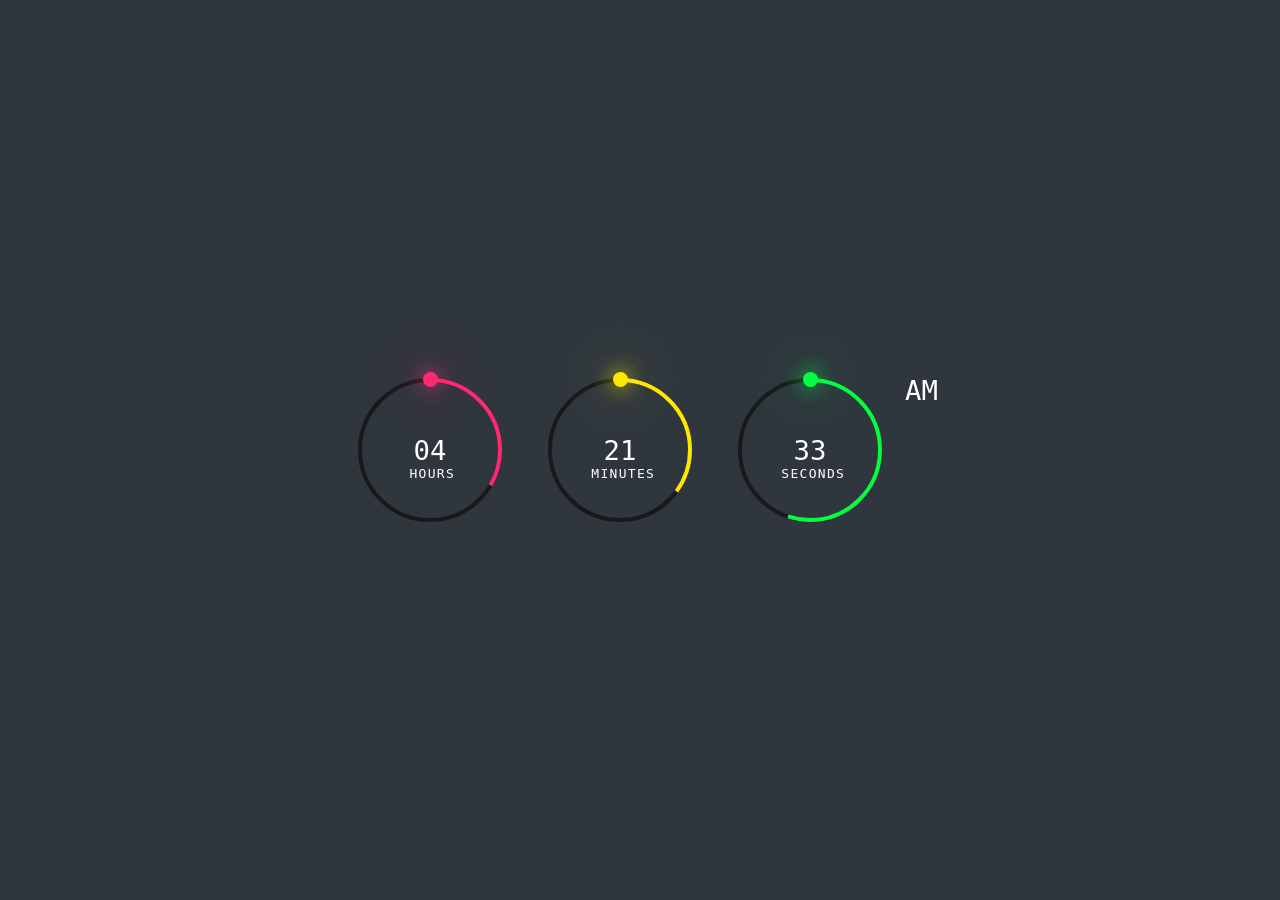
<file: Round Clock/index.html>
<!DOCTYPE html>
<html lang="en">
  <head>
    <meta charset="UTF-8" />
    <meta http-equiv="X-UA-Compatible" content="IE=edge" />
    <meta name="viewport" content="width=device-width, initial-scale=1.0" />
    <title>Clock</title>
    <link rel="stylesheet" href="style.css" />
  </head>
  <body>
    <div id="time">
      <div class="circle" style="--clr: #ff2972">
        <div class="dots hr"></div>
        <svg>
          <circle cx="70" cy="70" r="70"></circle>
          <circle cx="70" cy="70" r="70" id="hh"></circle>
        </svg>
        <div id="hours">00</div>
      </div>
      <div class="circle" style="--clr: #fee800">
        <div class="dots min"></div>
        <svg>
          <circle cx="70" cy="70" r="70"></circle>
          <circle cx="70" cy="70" r="70" id="mm"></circle>
          <div id="minutes">00</div>
        </svg>
      </div>
      <div class="circle" style="--clr: #04fc43">
        <div class="dots sec"></div>
        <svg>
          <circle cx="70" cy="70" r="70"></circle>
          <circle cx="70" cy="70" r="70" id="ss"></circle>
          <div id="seconds">00</div>
        </svg>
      </div>
      <div class="ap">
        <div id="ampm">AM</div>
      </div>
    </div>
    <script src="./index.js"></script>
  </body>
</html>
</file>
<file: Round Clock/style.css>
*
{
    margin:0;
    padding:0;
    box-sizing: border-box;
    font-family:monospace;
}
body
{
    display: flex;
    justify-content: center;
    align-items: center;
    min-height: 100vh;
    background: #2f363e;
}
#time
{
    display: flex;
    gap: 40px;
    color:#fff;  
}
#time .circle
{
    position: relative;
    width: 150px;
    height: 150px;
    display: flex;
    justify-content: center;
    align-items: center;
}

#time .circle svg
{
    position: relative;
    width:150px;
    height: 150px;
    transform: rotate(270deg);
}

#time .circle svg circle
{
    width: 100%;
    height: 100%;
    fill: transparent;
    stroke:#191919;
    stroke-width: 4;
    transform: translate(5px,5px);
}

#time .circle svg circle:nth-child(2)
{
    stroke: var(--clr);
    stroke-dasharray: 440;
}

#time div
{
    position: absolute;
    text-align: center;
    font-weight: 500;
    font-size: 2.1rem;
}

#time div span{
    position: absolute;
    transform: translateX(-45%) ;
    font-size: 1rem;
    font-weight: 300;
    letter-spacing: 0.1em;
    text-transform: uppercase;
}

#time .ap
{
    position: relative;
    font-size :1rem;
    transform:translateX(-20px);
}

.dots
{
    position: absolute;
    width:100px;
    height: 100px;
    z-index: 10;
    display: flex;
    justify-content: center;
}

.dots::before{
    content: "";
    position: absolute;
    top:-28px;
    width:15px;
    
    height: 15px;
    background:var(--clr);
    border-radius: 50%;
    box-shadow: 0 0 20px var(--clr), 0 0 60px  var(--clr);
}
</file>
